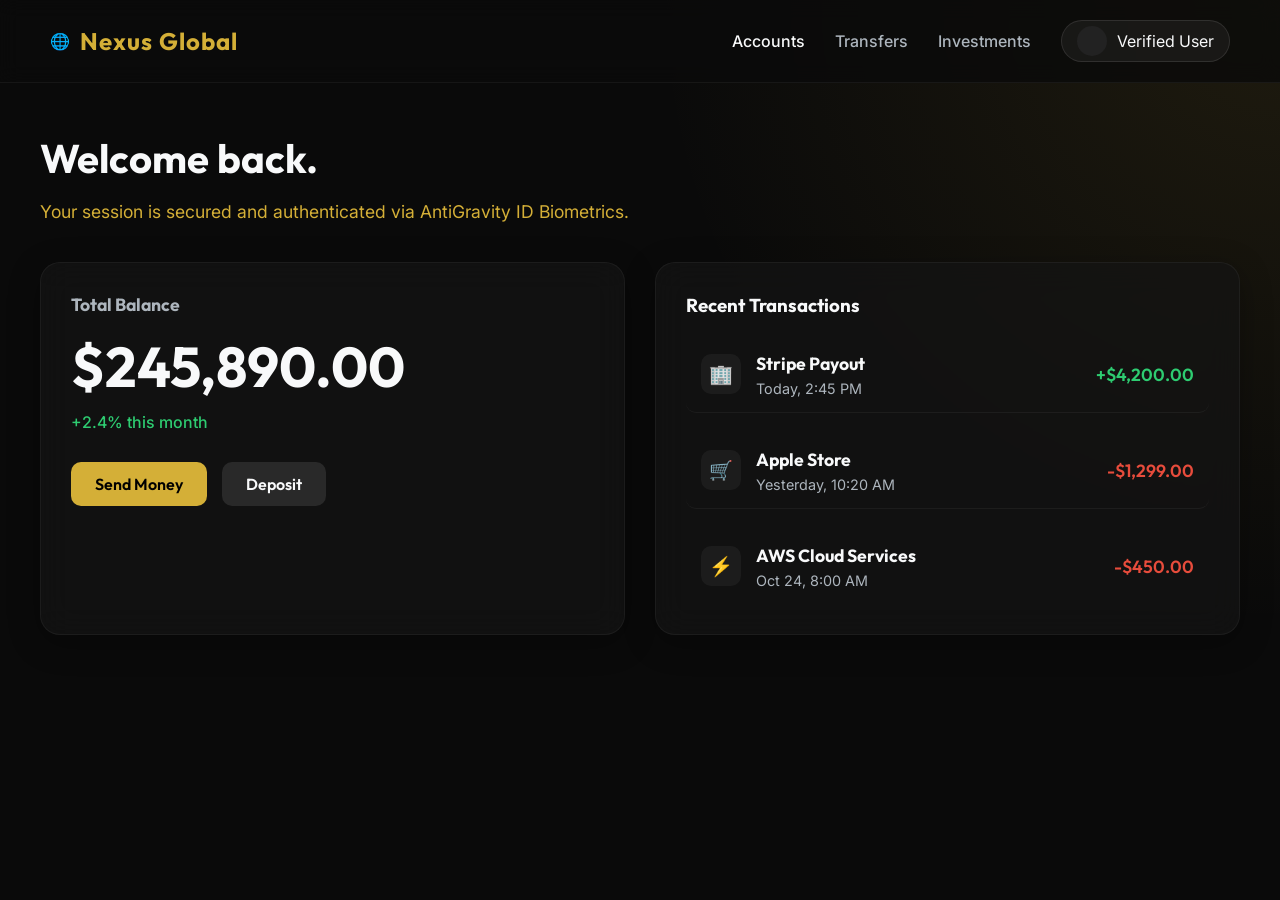
<file: frontend/nexus_bank.html>
<!DOCTYPE html>
<html lang="en">
<head>
    <meta charset="UTF-8">
    <meta name="viewport" content="width=device-width, initial-scale=1.0">
    <title>Nexus Global Bank - Secure Portal</title>
    <link href="https://fonts.googleapis.com/css2?family=Inter:wght@300;400;500;600;700&family=Outfit:wght@400;500;600;700;800&display=swap" rel="stylesheet">
    <link rel="stylesheet" href="nexus_bank.css">
</head>
<body>
    <!-- Navbar -->
    <nav class="navbar">
        <div class="nav-logo">
            <span class="logo-icon">🌐</span>
            <h1>Nexus Global</h1>
        </div>
        <div class="nav-links">
            <a href="#" class="active">Accounts</a>
            <a href="#">Transfers</a>
            <a href="#">Investments</a>
            <div class="user-profile">
                <div class="avatar"></div>
                <span>Verified User</span>
            </div>
        </div>
    </nav>

    <!-- Main Content -->
    <main class="container">
        <header class="page-header">
            <h2>Welcome back.</h2>
            <p>Your session is secured and authenticated via AntiGravity ID Biometrics.</p>
        </header>

        <div class="dashboard-grid">
            <!-- Balance Card -->
            <div class="card balance-card glass">
                <h3>Total Balance</h3>
                <div class="balance-amount">$245,890.00</div>
                <div class="balance-change positive">+2.4% this month</div>
                
                <div class="action-buttons">
                    <button class="btn primary-btn">Send Money</button>
                    <button class="btn secondary-btn">Deposit</button>
                </div>
            </div>

            <!-- Recent Transactions -->
            <div class="card glass">
                <h3>Recent Transactions</h3>
                <div class="transaction-list">
                    <div class="transaction-item">
                        <div class="tx-info">
                            <div class="tx-icon">🏢</div>
                            <div>
                                <h4>Stripe Payout</h4>
                                <p>Today, 2:45 PM</p>
                            </div>
                        </div>
                        <div class="tx-amount positive">+$4,200.00</div>
                    </div>
                    <div class="transaction-item">
                        <div class="tx-info">
                            <div class="tx-icon">🛒</div>
                            <div>
                                <h4>Apple Store</h4>
                                <p>Yesterday, 10:20 AM</p>
                            </div>
                        </div>
                        <div class="tx-amount negative">-$1,299.00</div>
                    </div>
                    <div class="transaction-item">
                        <div class="tx-info">
                            <div class="tx-icon">⚡</div>
                            <div>
                                <h4>AWS Cloud Services</h4>
                                <p>Oct 24, 8:00 AM</p>
                            </div>
                        </div>
                        <div class="tx-amount negative">-$450.00</div>
                    </div>
                </div>
            </div>
        </div>
    </main>
</body>
</html>
</file>
<file: frontend/nexus_bank.css>
:root {
    --bg-dark: #0a0a0a;
    --card-bg: rgba(20, 20, 20, 0.7);
    --accent: #d4af37; /* Gold accent for premium bank */
    --accent-hover: #f1c40f;
    --text-main: #f8f9fa;
    --text-muted: #adb5bd;
    --positive: #2ecc71;
    --negative: #e74c3c;
}

body {
    margin: 0;
    font-family: 'Inter', sans-serif;
    background-color: var(--bg-dark);
    color: var(--text-main);
    background-image: radial-gradient(circle at top right, rgba(212, 175, 55, 0.1), transparent 40%);
    min-height: 100vh;
}

h1, h2, h3, h4 { font-family: 'Outfit', sans-serif; margin: 0; }

.glass {
    background: var(--card-bg);
    backdrop-filter: blur(16px);
    border: 1px solid rgba(255, 255, 255, 0.05);
    border-radius: 20px;
    padding: 30px;
    box-shadow: 0 8px 32px rgba(0, 0, 0, 0.3);
}

.navbar {
    display: flex;
    justify-content: space-between;
    align-items: center;
    padding: 20px 50px;
    border-bottom: 1px solid rgba(255, 255, 255, 0.05);
    background: rgba(10, 10, 10, 0.8);
    backdrop-filter: blur(10px);
    position: sticky;
    top: 0;
    z-index: 100;
}

.nav-logo { display: flex; align-items: center; gap: 10px; }
.nav-logo h1 { font-size: 1.5rem; letter-spacing: 1px; color: var(--accent); }

.nav-links { display: flex; align-items: center; gap: 30px; }
.nav-links a { color: var(--text-muted); text-decoration: none; font-weight: 500; transition: color 0.3s; }
.nav-links a:hover, .nav-links a.active { color: var(--text-main); }

.user-profile { display: flex; align-items: center; gap: 10px; background: rgba(255,255,255,0.05); padding: 5px 15px; border-radius: 30px; border: 1px solid rgba(255,255,255,0.1);}
.avatar { width: 30px; height: 30px; border-radius: 50%; background: #222; background-image: url('https://api.dicebear.com/7.x/avataaars/svg?seed=Felix'); background-size: cover;}

.container { max-width: 1200px; margin: 0 auto; padding: 50px 20px; animation: fadeIn 0.8s ease-out; }

@keyframes fadeIn {
    from { opacity: 0; transform: translateY(10px); }
    to { opacity: 1; transform: translateY(0); }
}

.page-header { margin-bottom: 40px; }
.page-header h2 { font-size: 2.5rem; margin-bottom: 10px; }
.page-header p { color: var(--accent); font-size: 1.1rem; }

.dashboard-grid { display: grid; grid-template-columns: 1fr 1fr; gap: 30px; }

.balance-card h3 { color: var(--text-muted); font-size: 1.1rem; margin-bottom: 15px; }
.balance-amount { font-size: 3.5rem; font-weight: 700; margin-bottom: 10px; font-family: 'Outfit', sans-serif;}
.balance-change { font-size: 1rem; font-weight: 500; margin-bottom: 30px; }
.positive { color: var(--positive); }
.negative { color: var(--negative); }

.action-buttons { display: flex; gap: 15px; }
.btn { padding: 12px 24px; border-radius: 10px; font-weight: 600; cursor: pointer; border: none; font-family: 'Outfit', sans-serif; font-size: 1rem; transition: 0.3s;}
.primary-btn { background: var(--accent); color: #000; }
.primary-btn:hover { background: var(--accent-hover); transform: translateY(-2px); box-shadow: 0 5px 15px rgba(212, 175, 55, 0.3);}
.secondary-btn { background: rgba(255,255,255,0.1); color: var(--text-main); }
.secondary-btn:hover { background: rgba(255,255,255,0.15); }

.transaction-list { display: flex; flex-direction: column; gap: 20px; margin-top: 20px;}
.transaction-item { display: flex; justify-content: space-between; align-items: center; padding-bottom: 15px; border-bottom: 1px solid rgba(255,255,255,0.05); transition: background 0.3s; padding: 15px; border-radius: 10px;}
.transaction-item:hover { background: rgba(255,255,255,0.02); }
.transaction-item:last-child { border-bottom: none;}
.tx-info { display: flex; align-items: center; gap: 15px; }
.tx-icon { width: 40px; height: 40px; background: rgba(255,255,255,0.05); border-radius: 10px; display: flex; align-items: center; justify-content: center; font-size: 1.2rem; }
.tx-info h4 { font-size: 1.1rem; margin-bottom: 5px; }
.tx-info p { color: var(--text-muted); font-size: 0.9rem; margin: 0;}
.tx-amount { font-weight: 600; font-size: 1.1rem; font-family: 'Outfit', sans-serif;}

@media (max-width: 768px) {
    .dashboard-grid { grid-template-columns: 1fr; }
    .nav-links a { display: none; }
}
</file>
